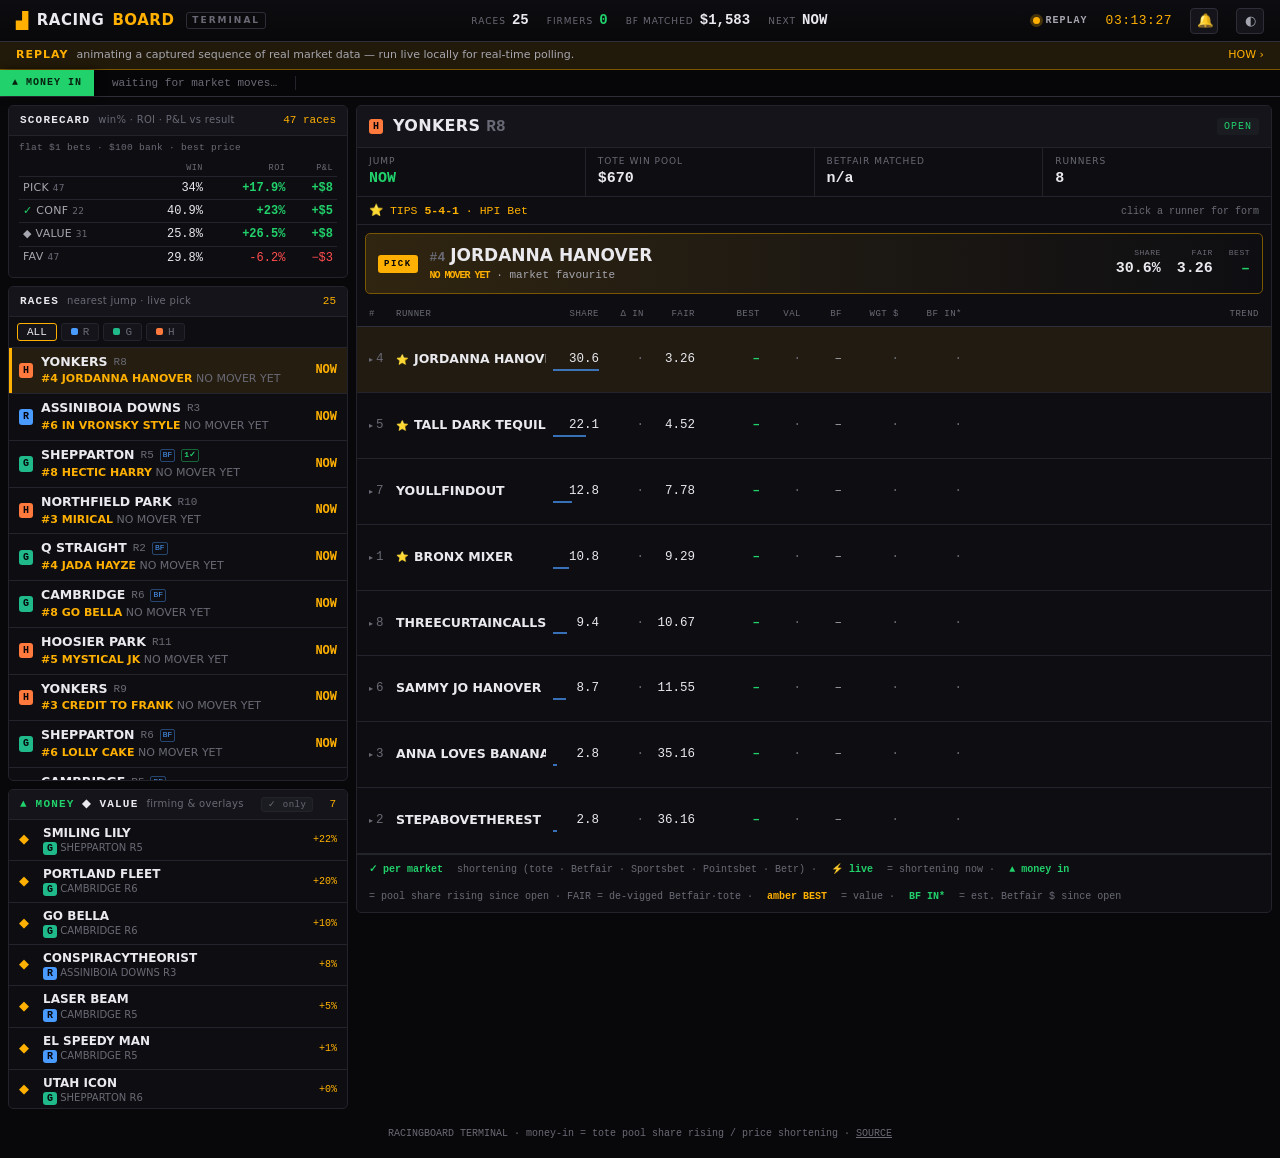
<file: docs/index.html>
<!DOCTYPE html>
<html lang="en">
<head>
  <meta charset="utf-8" />
  <meta name="viewport" content="width=device-width, initial-scale=1" />
  <title>RacingBoard Terminal — live money flow</title>
  <meta name="description" content="Bloomberg-style live terminal for racing money flow — which runners are shortening (money coming in), a recommended pick per race, fair price & value across Sportsbet/Pointsbet/Betfair." />
  <link rel="icon" href="data:image/svg+xml,%3Csvg xmlns='http://www.w3.org/2000/svg' viewBox='0 0 32 32'%3E%3Crect width='32' height='32' rx='6' fill='%230a0a0c'/%3E%3Cpath d='M5 21 L13 13 L18 17 L27 7' stroke='%23ffb000' stroke-width='2.6' fill='none' stroke-linecap='round' stroke-linejoin='round'/%3E%3C/svg%3E" />
  <link rel="stylesheet" href="styles.css" />
</head>
<body>
  <div class="topbar">
    <div class="brand"><span class="logo">▟</span> RACING<span class="accent">BOARD</span><span class="term">TERMINAL</span></div>
    <div class="spacer"></div>
    <span class="stat-inline"><label>RACES</label><b id="s-races">–</b></span>
    <span class="stat-inline"><label>FIRMERS</label><b id="s-firmers" class="up">–</b></span>
    <span class="stat-inline"><label>BF MATCHED</label><b id="s-matched">–</b></span>
    <span class="stat-inline"><label>NEXT</label><b id="s-next">–</b></span>
    <span class="spacer"></span>
    <span class="pill"><span id="conn" class="dot"></span><b id="conn-label">CONNECTING</b></span>
    <span id="clock" class="clock"></span>
    <button id="alerts" class="icon-btn" title="Alert on strong steam (✓✓✓+)">🔔</button>
    <button id="theme" class="icon-btn" title="Theme">◐</button>
  </div>

  <div id="banner" class="banner">
    <span>REPLAY</span> animating a captured sequence of real market data — run live locally for real-time polling.
    <a href="https://github.com/DanielTomaro13/RacingBoard#run-it-live" target="_blank" rel="noopener">HOW ›</a>
  </div>

  <!-- scrolling tape of runners shortening in price -->
  <div class="tape-wrap"><div class="tape-label">▲ MONEY&nbsp;IN</div><div class="tape-track"><div id="tape" class="tape"></div></div></div>

  <main>
    <div class="col left">
      <section class="panel">
        <header><h2>SCORECARD</h2><span class="sub">win% · ROI · P&amp;L vs result</span><span class="count" id="score-races"></span></header>
        <div id="scores" class="scores"></div>
      </section>

      <section class="panel">
        <header><h2>RACES</h2><span class="sub">nearest jump · live pick</span><span class="count" id="board-count"></span></header>
        <div class="filters" id="code-filters">
          <button data-code="ALL" class="active">ALL</button>
          <button data-code="R"><i style="background:var(--code-R)"></i>R</button>
          <button data-code="G"><i style="background:var(--code-G)"></i>G</button>
          <button data-code="H"><i style="background:var(--code-H)"></i>H</button>
        </div>
        <div id="board" class="board scroll"></div>
      </section>

      <section class="panel">
        <header><h2><span class="up">▲ MONEY</span> <span class="amberh">◆ VALUE</span></h2><span class="sub">firming &amp; overlays</span><button id="conf-filter" class="mini-toggle" title="Show only confirmed (2+ markets)">✓ only</button><span class="count" id="signals-count"></span></header>
        <div id="signals" class="firmers scroll"></div>
      </section>
    </div>

    <div class="col right">
      <section id="detail" class="panel detail">
        <div class="empty"><div class="big">▟</div>SELECT A RACE</div>
      </section>
    </div>
  </main>

  <footer>RACINGBOARD TERMINAL · money-in = tote pool share rising / price shortening · <a href="https://github.com/DanielTomaro13/RacingBoard" target="_blank" rel="noopener">SOURCE</a></footer>

  <script src="config.js"></script>
  <script src="app.js"></script>
</body>
</html>
</file>
<file: docs/styles.css>
/* RacingBoard Terminal — Bloomberg-style dense dark UI.
   money-in (shortening) = green; amber = terminal accent / pick. Numbers mono +
   tabular. Cells flash on change. Code colours keep the validated blue/aqua/orange. */

:root {
  color-scheme: dark;
  --bg: #08080a;
  --panel: #0e0e12;
  --panel2: #14141a;
  --panel3: #1b1b22;
  --line: #23232c;
  --line2: #2e2e38;

  --ink: #e9e9ee;
  --ink2: #a6a6b0;
  --muted: #6a6a76;

  --amber: #ffb000;      /* terminal accent / pick */
  --amber-dim: #7a5600;
  --up: #21d16b;         /* shortening / money in */
  --up-dim: #0f7a3d;
  --down: #ff4d4f;       /* drifting (used sparingly) */
  --down-dim: #7a1e20;

  --code-R: #4a9bff;
  --code-G: #1fb98a;
  --code-H: #ff7a3c;

  --mono: "SF Mono", ui-monospace, "JetBrains Mono", "Roboto Mono", Menlo, monospace;
  --sans: "Inter", system-ui, -apple-system, "Segoe UI", sans-serif;
  --row: 30px;
}

:root[data-theme="light"] {
  color-scheme: light;
  --bg: #ecece6; --panel: #fbfbf9; --panel2: #f2f2ee; --panel3: #e8e8e2;
  --line: #dcdcd4; --line2: #c8c8bf;
  --ink: #16160f; --ink2: #44443c; --muted: #77776c;
  --amber: #b57400; --amber-dim: #e0b566; --up: #0a9f4f; --up-dim: #7ed3a3; --down: #cc2f31;
}

* { box-sizing: border-box; }
html, body { height: 100%; }
body {
  margin: 0; background: var(--bg); color: var(--ink);
  font-family: var(--sans); font-size: 13px; line-height: 1.35;
  -webkit-font-smoothing: antialiased;
}
.mono, b, .num { font-family: var(--mono); font-variant-numeric: tabular-nums; }
.up { color: var(--up); } .down { color: var(--down); } .flatc { color: var(--muted); }

/* ---------- topbar ---------- */
.topbar {
  display: flex; align-items: center; gap: 18px; height: 42px; padding: 0 16px;
  background: linear-gradient(180deg, #0d0d11, var(--bg));
  border-bottom: 1px solid var(--line2); position: sticky; top: 0; z-index: 40;
}
.brand { display: flex; align-items: center; gap: 8px; font-weight: 800; font-size: 15px; letter-spacing: .5px; }
.brand .logo { color: var(--amber); font-size: 16px; }
.brand .accent { color: var(--amber); }
.brand .term { font-size: 9px; letter-spacing: 2px; color: var(--muted); border: 1px solid var(--line2); padding: 1px 5px; border-radius: 3px; margin-left: 4px; }
.spacer { flex: 1; }
.stat-inline { display: flex; align-items: baseline; gap: 6px; font-size: 12px; }
.stat-inline label { font-size: 9px; letter-spacing: 1px; color: var(--muted); }
.stat-inline b { font-family: var(--mono); font-size: 14px; font-weight: 700; }
.pill { display: inline-flex; align-items: center; gap: 6px; font-size: 10px; letter-spacing: 1px; color: var(--ink2); }
.dot { width: 7px; height: 7px; border-radius: 50%; background: var(--down); }
.dot.on { background: var(--up); box-shadow: 0 0 0 3px color-mix(in srgb, var(--up) 25%, transparent); animation: pulse 2s infinite; }
.dot.replay { background: var(--amber); box-shadow: 0 0 0 3px color-mix(in srgb, var(--amber) 25%, transparent); }
@keyframes pulse { 0%,100% { opacity: 1; } 50% { opacity: .4; } }
.clock { font-family: var(--mono); font-size: 13px; color: var(--amber); letter-spacing: .5px; }
.icon-btn { width: 28px; height: 26px; border: 1px solid var(--line2); background: var(--panel2); color: var(--ink2); border-radius: 4px; cursor: pointer; }
.icon-btn:hover { color: var(--ink); }
.icon-btn.on { border-color: var(--amber); box-shadow: 0 0 0 2px color-mix(in srgb, var(--amber) 25%, transparent); }
.grow .nm .bestbet { font-size: 10px; margin-right: 1px; }

/* ---------- banner ---------- */
.banner { display: none; align-items: center; gap: 8px; padding: 6px 16px; font-size: 11px; color: var(--ink2);
  background: color-mix(in srgb, var(--amber) 10%, var(--bg)); border-bottom: 1px solid var(--amber-dim); }
.banner.show { display: flex; }
.banner span:first-child { font-weight: 800; letter-spacing: 1px; color: var(--amber); }
.banner a { color: var(--amber); text-decoration: none; margin-left: auto; }

/* ---------- scorecard ---------- */
.scores { padding: 4px 10px 8px; }
.noscore { color: var(--muted); font-family: var(--mono); font-size: 11px; padding: 8px 2px; }
.bankline { font-family: var(--mono); font-size: 9.5px; color: var(--muted); padding: 2px 0 6px; letter-spacing: .3px; }
.scoretbl { width: 100%; border-collapse: collapse; font-family: var(--mono); font-size: 12px; font-variant-numeric: tabular-nums; }
.scoretbl th { font-size: 8.5px; letter-spacing: .5px; color: var(--muted); text-align: right; padding: 2px 4px; font-weight: 400; }
.scoretbl th:first-child { text-align: left; }
.scoretbl td { text-align: right; padding: 3px 4px; border-top: 1px solid var(--line); }
.scoretbl td:first-child { text-align: left; color: var(--ink2); font-family: var(--sans); font-size: 11px; letter-spacing: .3px; }
.scoretbl td .sn { color: var(--muted); font-size: 9px; }
.scoretbl .mut { color: var(--muted); }
.scoretbl .up { color: var(--up); font-weight: 700; }
.scoretbl .down { color: var(--down); }

/* ---------- ticker tape ---------- */
.tape-wrap { display: flex; align-items: stretch; height: 27px; background: #060608; border-bottom: 1px solid var(--line2); }
.tape-label { display: flex; align-items: center; padding: 0 12px; font-family: var(--mono); font-size: 10px; font-weight: 800; letter-spacing: 1px;
  color: #06210f; background: var(--up); white-space: nowrap; flex-shrink: 0; position: relative; z-index: 2; box-shadow: 4px 0 8px rgba(0,0,0,.5); }
.tape-track { flex: 1; overflow: hidden; position: relative; }
.tape { display: inline-flex; align-items: center; white-space: nowrap; position: absolute; left: 0; top: 0; height: 100%; will-change: transform; animation: scroll 70s linear infinite; }
.tape:hover { animation-play-state: paused; }
.tape .t { display: inline-flex; align-items: center; gap: 7px; padding: 0 18px; font-family: var(--mono); font-size: 11px; border-right: 1px solid var(--line); cursor: pointer; }
.tape .t .r { color: var(--ink); font-weight: 600; }
.tape .t .v { color: var(--muted); }
.tape .t .d { color: var(--up); font-weight: 700; }
@keyframes scroll { from { transform: translateX(0); } to { transform: translateX(-50%); } }

/* ---------- layout ---------- */
main { display: grid; grid-template-columns: 340px 1fr; gap: 8px; padding: 8px; align-items: start; }
@media (max-width: 1000px) { main { grid-template-columns: 1fr; } }
.col { display: flex; flex-direction: column; gap: 8px; }
.col.left { position: sticky; top: 76px; }
@media (max-width: 1000px) { .col.left { position: static; } }

.panel { background: var(--panel); border: 1px solid var(--line); border-radius: 5px; overflow: hidden; }
.panel > header { display: flex; align-items: baseline; gap: 8px; padding: 7px 11px; background: var(--panel2); border-bottom: 1px solid var(--line); }
.panel > header h2 { margin: 0; font-size: 11px; font-weight: 700; letter-spacing: 1.2px; font-family: var(--mono); }
.panel > header .sub { font-size: 10px; color: var(--muted); letter-spacing: .3px; }
.panel > header .count { margin-left: auto; font-family: var(--mono); font-size: 11px; color: var(--amber); }
.scroll { overflow-y: auto; }
.scroll::-webkit-scrollbar { width: 8px; } .scroll::-webkit-scrollbar-thumb { background: var(--line2); border-radius: 6px; }

/* code chip */
.code { font-family: var(--mono); font-size: 10px; font-weight: 800; padding: 1px 4px; border-radius: 3px; color: #06060a; }
.code.R { background: var(--code-R); } .code.G { background: var(--code-G); } .code.H { background: var(--code-H); }

/* ---------- races board ---------- */
.filters { display: flex; gap: 4px; padding: 6px 8px; border-bottom: 1px solid var(--line); }
.filters button { font-family: var(--mono); font-size: 11px; background: var(--panel2); color: var(--muted); border: 1px solid var(--line); border-radius: 3px; padding: 2px 9px; cursor: pointer; display: inline-flex; align-items: center; gap: 5px; }
.filters button.active { color: var(--ink); border-color: var(--amber); }
.filters button i { width: 7px; height: 7px; border-radius: 2px; }
.brow .confcount { font-family: var(--mono); font-size: 8px; font-weight: 700; color: var(--up); border: 1px solid color-mix(in srgb, var(--up) 45%, transparent); padding: 0 2px; border-radius: 2px; }
.mini-toggle { margin-left: auto; font-family: var(--mono); font-size: 9px; letter-spacing: .5px; color: var(--muted); background: var(--panel3); border: 1px solid var(--line); border-radius: 3px; padding: 1px 6px; cursor: pointer; }
.mini-toggle:hover { color: var(--ink); }
.mini-toggle.on { color: var(--up); border-color: var(--up); }
.panel > header .mini-toggle + .count { margin-left: 8px; }
.board { max-height: 48vh; }
.brow { display: grid; grid-template-columns: auto 1fr auto; gap: 8px; align-items: center; padding: 6px 10px; border-bottom: 1px solid var(--line); cursor: pointer; }
.brow:hover { background: var(--panel2); }
.brow.sel { background: color-mix(in srgb, var(--amber) 9%, var(--panel)); box-shadow: inset 3px 0 0 var(--amber); }
.brow .rv { display: flex; align-items: center; gap: 6px; min-width: 0; }
.brow .rv .venue { font-weight: 700; font-size: 12.5px; white-space: nowrap; overflow: hidden; text-overflow: ellipsis; }
.brow .rv .rno { font-family: var(--mono); font-size: 11px; color: var(--muted); }
.brow .bf { font-family: var(--mono); font-size: 8px; color: var(--code-R); border: 1px solid color-mix(in srgb,var(--code-R) 40%,transparent); padding: 0 2px; border-radius: 2px; }
.brow .pick { font-size: 11px; color: var(--ink2); margin-top: 2px; white-space: nowrap; overflow: hidden; text-overflow: ellipsis; }
.brow .pick .pn { color: var(--amber); font-weight: 600; }
.brow .pick .pd { font-family: var(--mono); color: var(--up); }
.brow .rt { text-align: right; font-family: var(--mono); }
.brow .ttg { font-size: 12px; font-weight: 700; }
.brow .ttg.soon { color: var(--amber); }
.brow .st { font-size: 8px; letter-spacing: .5px; color: var(--muted); }

/* ---------- firmers list ---------- */
.firmers { max-height: 32vh; }
.frow { display: grid; grid-template-columns: 16px 1fr auto auto; gap: 8px; align-items: center; padding: 5px 10px; border-bottom: 1px solid var(--line); cursor: pointer; font-family: var(--mono); }
.frow:hover { background: var(--panel2); }
.frow .ar { color: var(--up); }
.frow .who { font-family: var(--sans); min-width: 0; }
.frow .who .n { font-weight: 600; font-size: 12px; white-space: nowrap; overflow: hidden; text-overflow: ellipsis; }
.frow .who .c { font-size: 10px; color: var(--muted); }
.frow .d { color: var(--up); font-weight: 700; font-size: 12px; text-align: right; }
.frow .v { font-size: 10px; text-align: right; width: 42px; }
.frow .v.pos { color: var(--up); } .frow .v.neg { color: var(--muted); }
.panel > header h2.amberh { color: var(--amber); }
.frow .amber { color: var(--amber); }
.frow .v.amber .bk { color: var(--amber-dim); font-size: 9px; }
/* a runner that is BOTH firming and value — the standout */
.frow.both { box-shadow: inset 2px 0 0 var(--amber); background: color-mix(in srgb, var(--amber) 7%, transparent); }

/* ---------- detail ---------- */
/* fill the viewport height so the runner grid stretches — no blank at the bottom */
.detail { display: flex; flex-direction: column; min-height: calc(100vh - 92px); }
.empty { color: var(--muted); text-align: center; padding: 90px 0; font-family: var(--mono); letter-spacing: 2px; }
.empty .big { font-size: 44px; color: var(--line2); margin-bottom: 10px; }
.dhead { display: flex; align-items: center; gap: 10px; padding: 9px 12px; background: var(--panel2); border-bottom: 1px solid var(--line); }
.dhead h2 { margin: 0; font-size: 16px; font-weight: 800; letter-spacing: .3px; }
.dhead .rno { font-family: var(--mono); color: var(--muted); }
.dhead .st { margin-left: auto; font-family: var(--mono); font-size: 10px; letter-spacing: 1px; padding: 2px 7px; border-radius: 3px; background: var(--panel3); color: var(--ink2); }
.dhead .st.open { color: var(--up); }

/* metastrip */
.meta { display: flex; gap: 0; border-bottom: 1px solid var(--line); }
.meta .m { flex: 1; padding: 7px 12px; border-right: 1px solid var(--line); }
.meta .m:last-child { border-right: none; }
.meta .m .k { font-size: 9px; letter-spacing: 1px; color: var(--muted); }
.meta .m .v { font-family: var(--mono); font-size: 15px; font-weight: 700; margin-top: 1px; }

/* PICK card */
.pickcard { display: flex; align-items: center; gap: 12px; margin: 8px; padding: 10px 12px; border: 1px solid var(--amber-dim);
  background: linear-gradient(90deg, color-mix(in srgb, var(--amber) 14%, var(--panel)), var(--panel)); border-radius: 5px; }
.pickcard .tag { font-family: var(--mono); font-size: 9px; letter-spacing: 1.5px; color: #06060a; background: var(--amber); padding: 3px 6px; border-radius: 3px; font-weight: 800; }
.pickcard .who { flex: 1; min-width: 0; }
.pickcard .who .n { font-size: 17px; font-weight: 800; }
.pickcard .who .n .sn { font-family: var(--mono); color: var(--muted); font-size: 13px; margin-right: 5px; }
.pickcard .who .why { font-size: 11px; color: var(--ink2); margin-top: 1px; font-family: var(--mono); }
.pickcard .why .conf { color: var(--amber); font-weight: 700; }
.pickcard .nums { display: flex; gap: 16px; font-family: var(--mono); text-align: right; }
.pickcard .nums .c .k { font-size: 8px; color: var(--muted); letter-spacing: .5px; }
.pickcard .nums .c .val { font-size: 15px; font-weight: 700; }

/* race info bar — tipster picks + preview comment */
.raceinfo { display: flex; align-items: baseline; gap: 14px; padding: 6px 12px; border-bottom: 1px solid var(--line); font-size: 11.5px; }
.raceinfo .tips { color: var(--amber); white-space: nowrap; font-family: var(--mono); }
.raceinfo .tips b { color: var(--amber); }
.raceinfo .hint { margin-left: auto; color: var(--muted); font-size: 10px; font-family: var(--mono); }
.grow .nm .star { font-size: 10px; margin-right: 1px; }
.grow .nm .l5 { font-family: var(--mono); font-size: 10px; color: var(--muted); margin-left: auto; padding-left: 6px; letter-spacing: .5px; }
.grow .num .chev { color: var(--muted); font-size: 8px; margin-right: 3px; }

/* runner dropdown (click to expand) */
.grow { cursor: pointer; }
.grow.exp { background: var(--panel3); box-shadow: inset 2px 0 0 var(--amber); }
.growexp { background: var(--panel3); border-bottom: 1px solid var(--line2); padding: 12px 16px 14px 34px; animation: expand .14s ease-out; }
@keyframes expand { from { opacity: 0; transform: translateY(-3px); } to { opacity: 1; transform: none; } }
.exp-comment { font-family: var(--sans); font-style: italic; color: var(--ink); font-size: 13px; line-height: 1.55; margin-bottom: 12px; max-width: 920px; }
.exp-comment.muted { color: var(--muted); font-style: normal; }
.exp-sec { font-family: var(--mono); font-size: 9px; letter-spacing: 1px; color: var(--muted); margin: 4px 0 6px; }
.exp-sec + .exp-grid { margin-bottom: 12px; }
.exp-grid { display: grid; grid-template-columns: repeat(auto-fill, minmax(140px, 1fr)); gap: 9px 18px; max-width: 920px; }
.exp-cell label { display: block; font-family: var(--mono); font-size: 9px; letter-spacing: .5px; color: var(--muted); margin-bottom: 1px; }
.exp-cell b { font-family: var(--mono); font-size: 12.5px; font-weight: 600; }

/* runner grid (watchlist) — runner sized to names, TREND takes the rest.
   grid flex-fills the detail panel so rows stretch to remove blank space. */
.grid { width: 100%; flex: 1; display: flex; flex-direction: column; }
.ghead, .grow { display: grid; grid-template-columns: 20px 150px 46px 38px 44px 58px 34px 34px 50px 56px minmax(110px, 1fr); gap: 7px; align-items: center; }
.ghead { flex: 0 0 auto; padding: 6px 12px; font-family: var(--mono); font-size: 9px; letter-spacing: .5px; color: var(--muted); border-bottom: 1px solid var(--line2); position: sticky; top: 0; background: var(--panel); z-index: 1; }
.ghead .r { text-align: right; }
.grow { flex: 1 1 0; min-height: 38px; padding: 8px 12px; border-bottom: 1px solid var(--line); font-family: var(--mono); font-size: 12.5px; }
.grow:hover { background: var(--panel2); }
.grow.firm { box-shadow: inset 2px 0 0 var(--up); }
.grow.isPick { background: color-mix(in srgb, var(--amber) 8%, transparent); }
.grow.scr { opacity: .3; }
.grow .num { color: var(--muted); }
.grow .nm { font-family: var(--sans); font-weight: 600; white-space: nowrap; overflow: hidden; text-overflow: ellipsis; display: flex; align-items: center; gap: 5px; }
.grow .r { text-align: right; }
.grow .share { position: relative; }
.grow .share .bar { position: absolute; left: 0; bottom: -3px; height: 2px; background: var(--code-R); opacity: .7; }
.grow .share .bar.up { background: var(--up); }   /* firming */
.grow .share .bar.dn { background: var(--down); } /* drifting */
.grow .delta.up { color: var(--up); font-weight: 700; }
.grow .delta.flatc { color: var(--muted); }
.grow .best { color: var(--up); font-weight: 700; }
/* value: best book price is longer than fair — a genuine overlay */
.grow .best.value { color: var(--amber); font-weight: 800; background: color-mix(in srgb, var(--amber) 18%, transparent); border-radius: 3px; box-shadow: inset 0 0 0 1px var(--amber-dim); }
.grow .best.value .bk { color: var(--amber-dim); }
.grow .best .bk { font-size: 8px; color: var(--muted); }
.grow .val.pos { color: var(--up); } .grow .val.neg { color: var(--muted); }
.grow .bf { color: var(--ink2); }
.grow .bfin { color: var(--up); font-weight: 700; }
.grow .bfin.z { color: var(--muted); font-weight: 400; }
/* weight of $ — split back(green)/lay(red) pressure bar */
.womcell { display: flex; justify-content: flex-end; }
.womb { width: 48px; height: 8px; border-radius: 2px; overflow: hidden; background: var(--down-dim); display: flex; }
.womb b { display: block; height: 100%; background: var(--up); }
.spark { width: 100%; height: 30px; display: block; align-self: center; }

/* flash on change */
@keyframes flashUp { from { background: color-mix(in srgb, var(--up) 40%, transparent); } to { background: transparent; } }
@keyframes flashDn { from { background: color-mix(in srgb, var(--down) 35%, transparent); } to { background: transparent; } }
.fUp { animation: flashUp .9s ease-out; } .fDn { animation: flashDn .9s ease-out; }
/* live steam — moving right now */
.live-mark { color: var(--up); animation: livepulse 1.15s ease-in-out infinite; display: inline-block; }
@keyframes livepulse { 0%,100% { opacity: 1; transform: scale(1); } 50% { opacity: .35; transform: scale(1.25); } }
.grow.live { box-shadow: inset 2px 0 0 var(--up), 0 0 0 1px color-mix(in srgb, var(--up) 22%, transparent); }
.frow.live .n::after { content: " ⚡"; color: var(--up); }

/* cross-source confirmation — tote + Betfair agree */
.conf { color: var(--up); font-weight: 800; font-size: 10px; letter-spacing: -1px; }
.grow.confd { box-shadow: inset 3px 0 0 var(--up); background: color-mix(in srgb, var(--up) 5%, transparent); }
.pickcard.confd { border-color: var(--up); background: linear-gradient(90deg, color-mix(in srgb, var(--up) 16%, var(--panel)), var(--panel)); }
.pickcard.confd .tag { background: var(--up); }

/* finishing-position badges + result bar */
.pos { display: inline-grid; place-items: center; width: 16px; height: 16px; border-radius: 50%; font-size: 9px; font-weight: 800; color: #06060a; }
.pos.p1 { background: #ffd54a; } .pos.p2 { background: #c9cdd4; } .pos.p3 { background: #d9925a; } .pos.p4 { background: var(--muted); }
.resultbar { display: flex; align-items: center; gap: 16px; padding: 8px 12px; background: color-mix(in srgb, var(--up) 8%, var(--panel2)); border-bottom: 1px solid var(--line); font-family: var(--mono); font-size: 12px; flex-wrap: wrap; }
.resultbar .flag { font-weight: 800; color: var(--up); letter-spacing: .5px; }
.resultbar .pl { color: var(--ink2); }
.resultbar .pl b { margin-right: 4px; }
.resultbar .pl b.p1 { color: #ffd54a; } .resultbar .pl b.p2 { color: #c9cdd4; } .resultbar .pl b.p3 { color: #d9925a; } .resultbar .pl b.p4 { color: var(--muted); }
.brow .won { color: var(--up); font-weight: 700; font-family: var(--mono); }

.legend { display: flex; gap: 14px; flex-wrap: wrap; padding: 8px 12px; font-size: 10px; color: var(--muted); border-top: 1px solid var(--line); font-family: var(--mono); }
.legend b { color: var(--up); }

/* tooltip */
#tt { position: fixed; z-index: 60; pointer-events: none; opacity: 0; transition: opacity .1s; background: var(--panel3); border: 1px solid var(--line2);
  border-radius: 5px; padding: 8px 10px; font-size: 11px; font-family: var(--mono); box-shadow: 0 8px 30px rgba(0,0,0,.6); min-width: 190px; }
#tt.show { opacity: 1; }
#tt .tt-t { font-family: var(--sans); font-weight: 700; margin-bottom: 5px; font-size: 12.5px; }
#tt .tt-r { display: flex; justify-content: space-between; gap: 16px; color: var(--ink2); padding: 1px 0; }
#tt .tt-r b { color: var(--ink); }
#tt .tt-sep { margin: 5px 0 3px; font-size: 9px; letter-spacing: 1px; color: var(--muted); border-top: 1px solid var(--line); padding-top: 4px; }

footer { text-align: center; color: var(--muted); font-size: 10px; font-family: var(--mono); padding: 10px 0 20px; }
footer a { color: var(--muted); }
</file>
